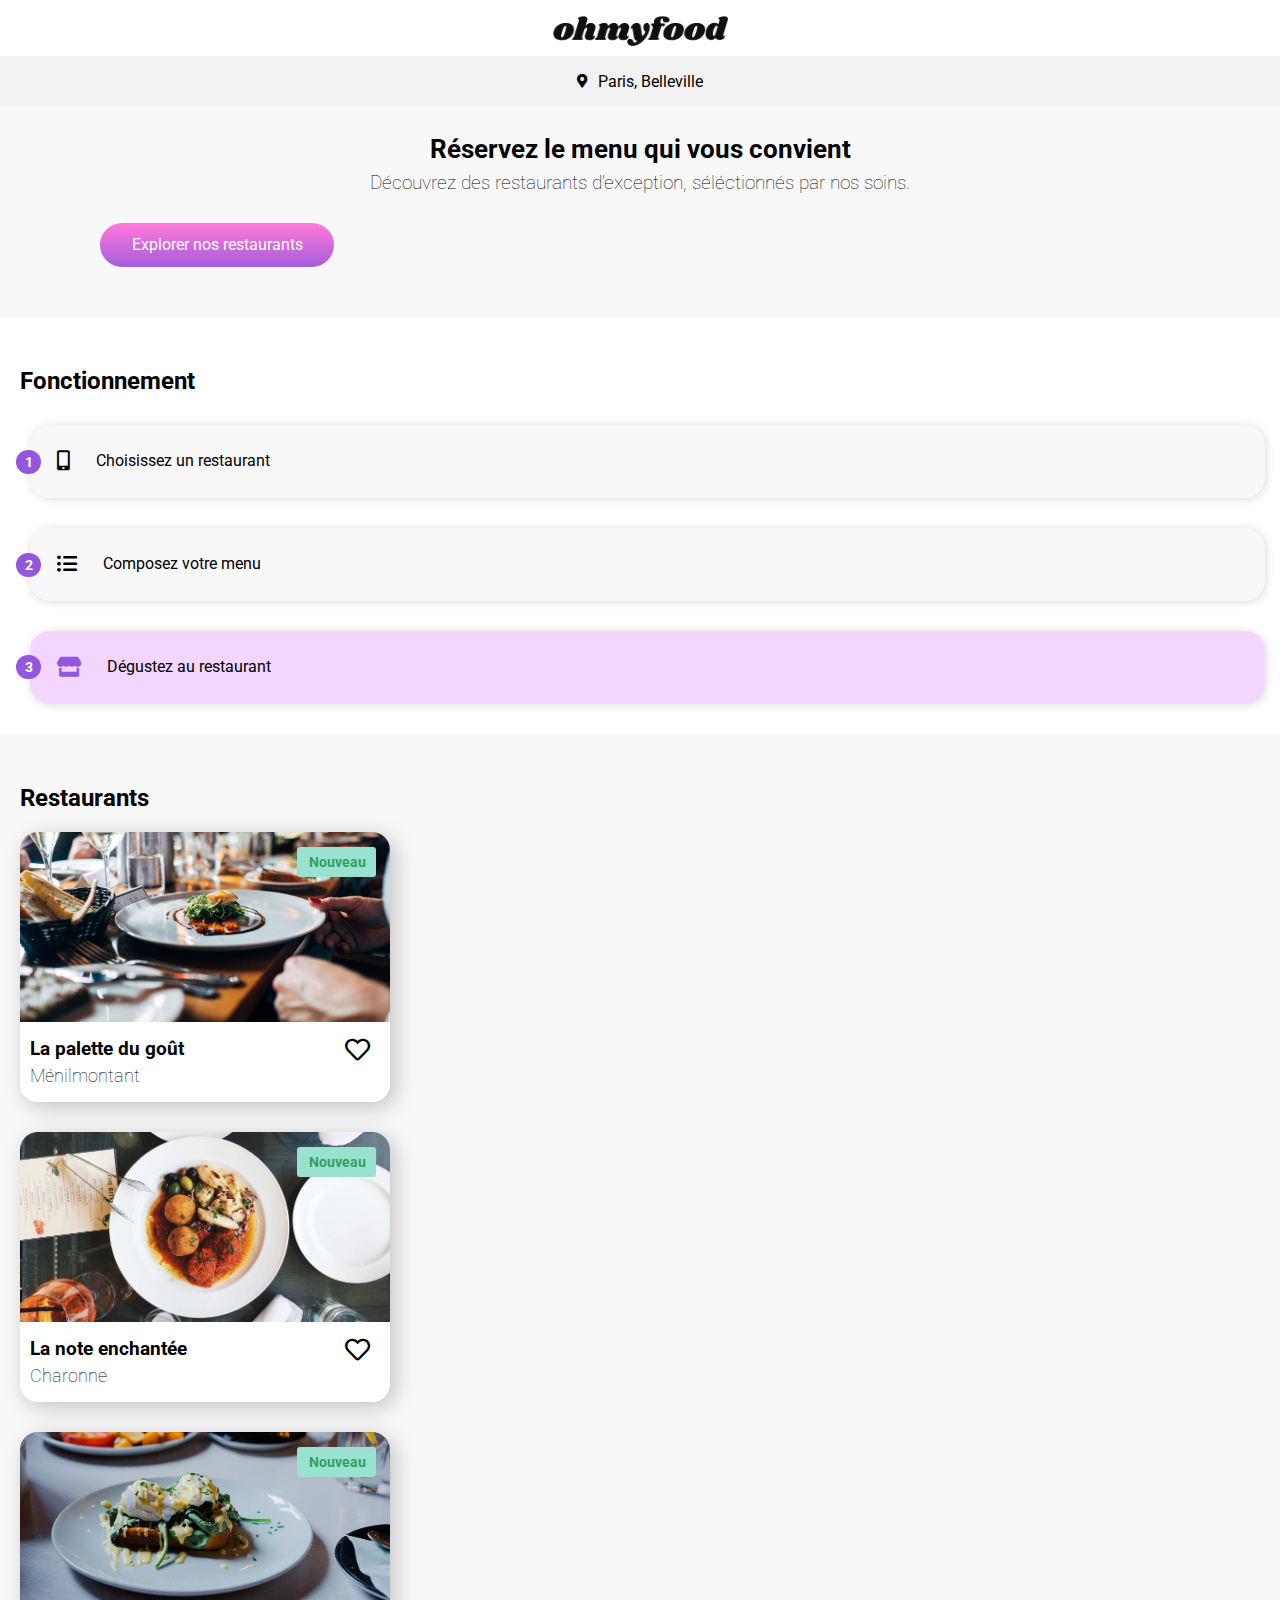
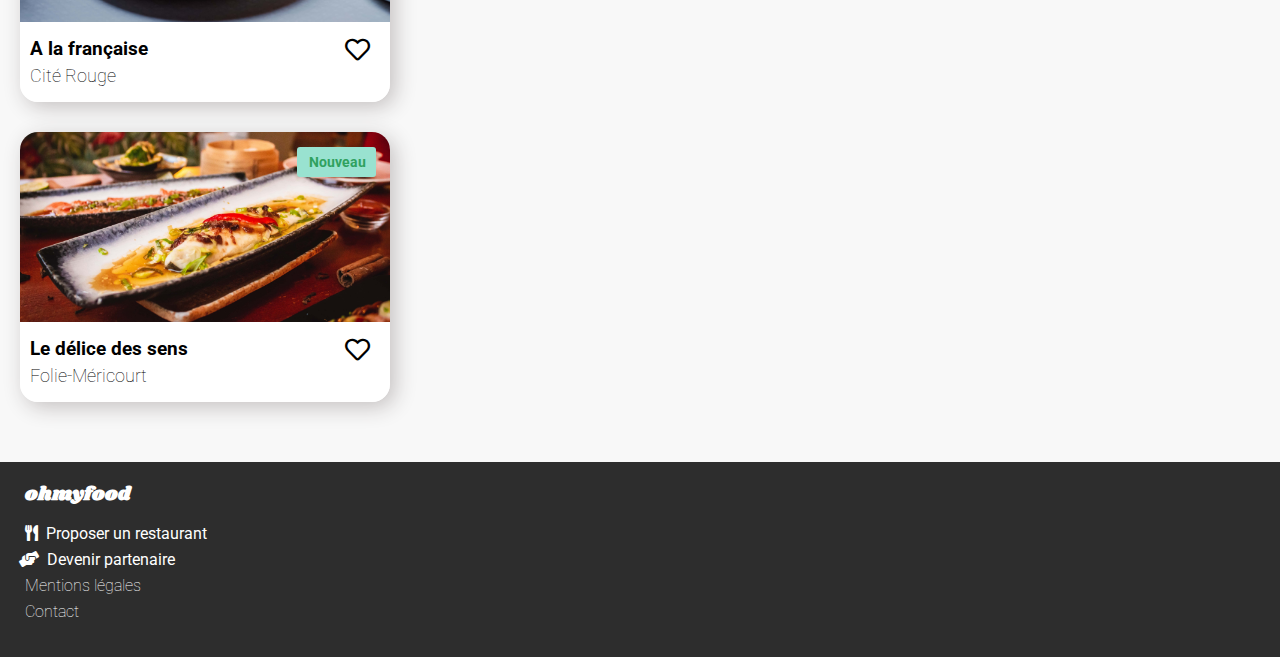
<file: index.html>
<!DOCTYPE html>
<html lang="fr">
        <head>
            <meta charset="UTF-8" />
            <meta name="viewport" content="width=device-width, initial-scale=1.0" />
            <link rel="stylesheet" href="assets/css/style.css" />
            <link rel="stylesheet" href="https://cdnjs.cloudflare.com/ajax/libs/font-awesome/5.14.0/css/all.min.css" />
            <link href="https://fonts.googleapis.com/css2?family=Roboto:wght@300;500&family=Shrikhand&display=swap" rel="stylesheet" />
            <title>OhMyFood</title>
        </head>

        <body>

             <header>
                 <figure>
                     <a href="index.html"><img src="assets/images/logo/ohmyfood.png" alt="logo" class="logo" ></a>
                 </figure>
             </header>

             <section class="welcome">
                 <div class="city">
                    <i class="fas fa-map-marker-alt fa-sm"></i>
                    <p>Paris, Belleville</p>
                 </div>
                 <div class="explore">
                     <h1>Réservez le menu qui vous convient</h1>
                     <p>Découvrez des restaurants d'exception, séléctionnés par nos soins.</p>
                     <a href="#restaurants_anchor" class="explore_button">Explorer nos restaurants</a>
                 </div>
             </section>

             <section class="how_is_work">
                 <h2>Fonctionnement</h2>
                 <div class="number_one">
                     <h3>1</h3>
                     <i class="fas fa-mobile-alt"></i>
                     <p>Choisissez un restaurant</p>
                 </div>
                 <div class="number_two">
                     <h3>2</h3>
                     <i class="fas fa-list-ul"></i>
                     <p>Composez votre menu</p>
                 </div>
                 <div class="number_three">
                     <h3>3</h3>
                     <i class="fas fa-store"></i>
                     <p>Dégustez au restaurant</p>
                 </div>
             </section>

             <section class="restaurants" id="restaurants_anchor">
                 <h2>Restaurants</h2>
                 <div class="restaurants_box">
                     <div class="restaurants_cards">
                         <figure>
                         <a href="menu_one.html"><img src="assets/images/restaurants/la_palette_du_gout.jpg" alt="La palette du goût" ></a>
                         </figure>
                         <h2>Nouveau</h2>
                         <h4>La palette du goût</h4>
                         <p>Ménilmontant</p>
                         <div class="heart">
                            <i class="far fa-heart"></i>
                         </div>
                     </div>
                     <div class="restaurants_cards">
                         <figure>
                         <a href="menu_two.html"><img src="assets/images/restaurants/la_note_enchantee.jpg" alt="La note enchantée" ></a>
                         </figure>
                         <h2>Nouveau</h2>
                         <h4>La note enchantée</h4>
                         <p>Charonne</p>
                         <div class="heart">
                            <i class="far fa-heart"></i>
                         </div>
                     </div>
                     <div class="restaurants_cards">
                         <figure>
                         <a href="menu_three.html"><img src="assets/images/restaurants/a_la_francaise.jpg" alt="A la française" ></a>
                         </figure>
                         <h2>Nouveau</h2>
                         <h4>A la française</h4>
                         <p>Cité Rouge</p>
                         <div class="heart">
                            <i class="far fa-heart"></i>
                         </div>
                     </div>
                     <div class="restaurants_cards">
                         <figure>
                         <a href="menu_four.html"><img src="assets/images/restaurants/le_delice_des_sens.jpg" alt="Le délice des sens" ></a>
                         </figure>
                         <h2>Nouveau</h2>
                         <h4>Le délice des sens</h4>
                         <p>Folie-Méricourt</p>
                         <div class="heart">
                            <i class="far fa-heart"></i>
                         </div>
                     </div>
                 </div>
             </section>

             <footer>
                 <div>
                     <div class="footer">
                         <h1>ohmyfood</h1>
                         <ul>
                            <li><i class="fas fa-utensils" id="forks"></i><a href="#">Proposer un restaurant</a></li>
                            <li><i class="fas fa-hands-helping" id="deal"></i><a href="#">Devenir partenaire</a></li>
                            <li><a href="#">Mentions légales</a></li>
                            <li><a href="#">Contact</a></li>
                         </ul>
                     </div>
                 </div>
             </footer>

        </body>
</html>
</file>
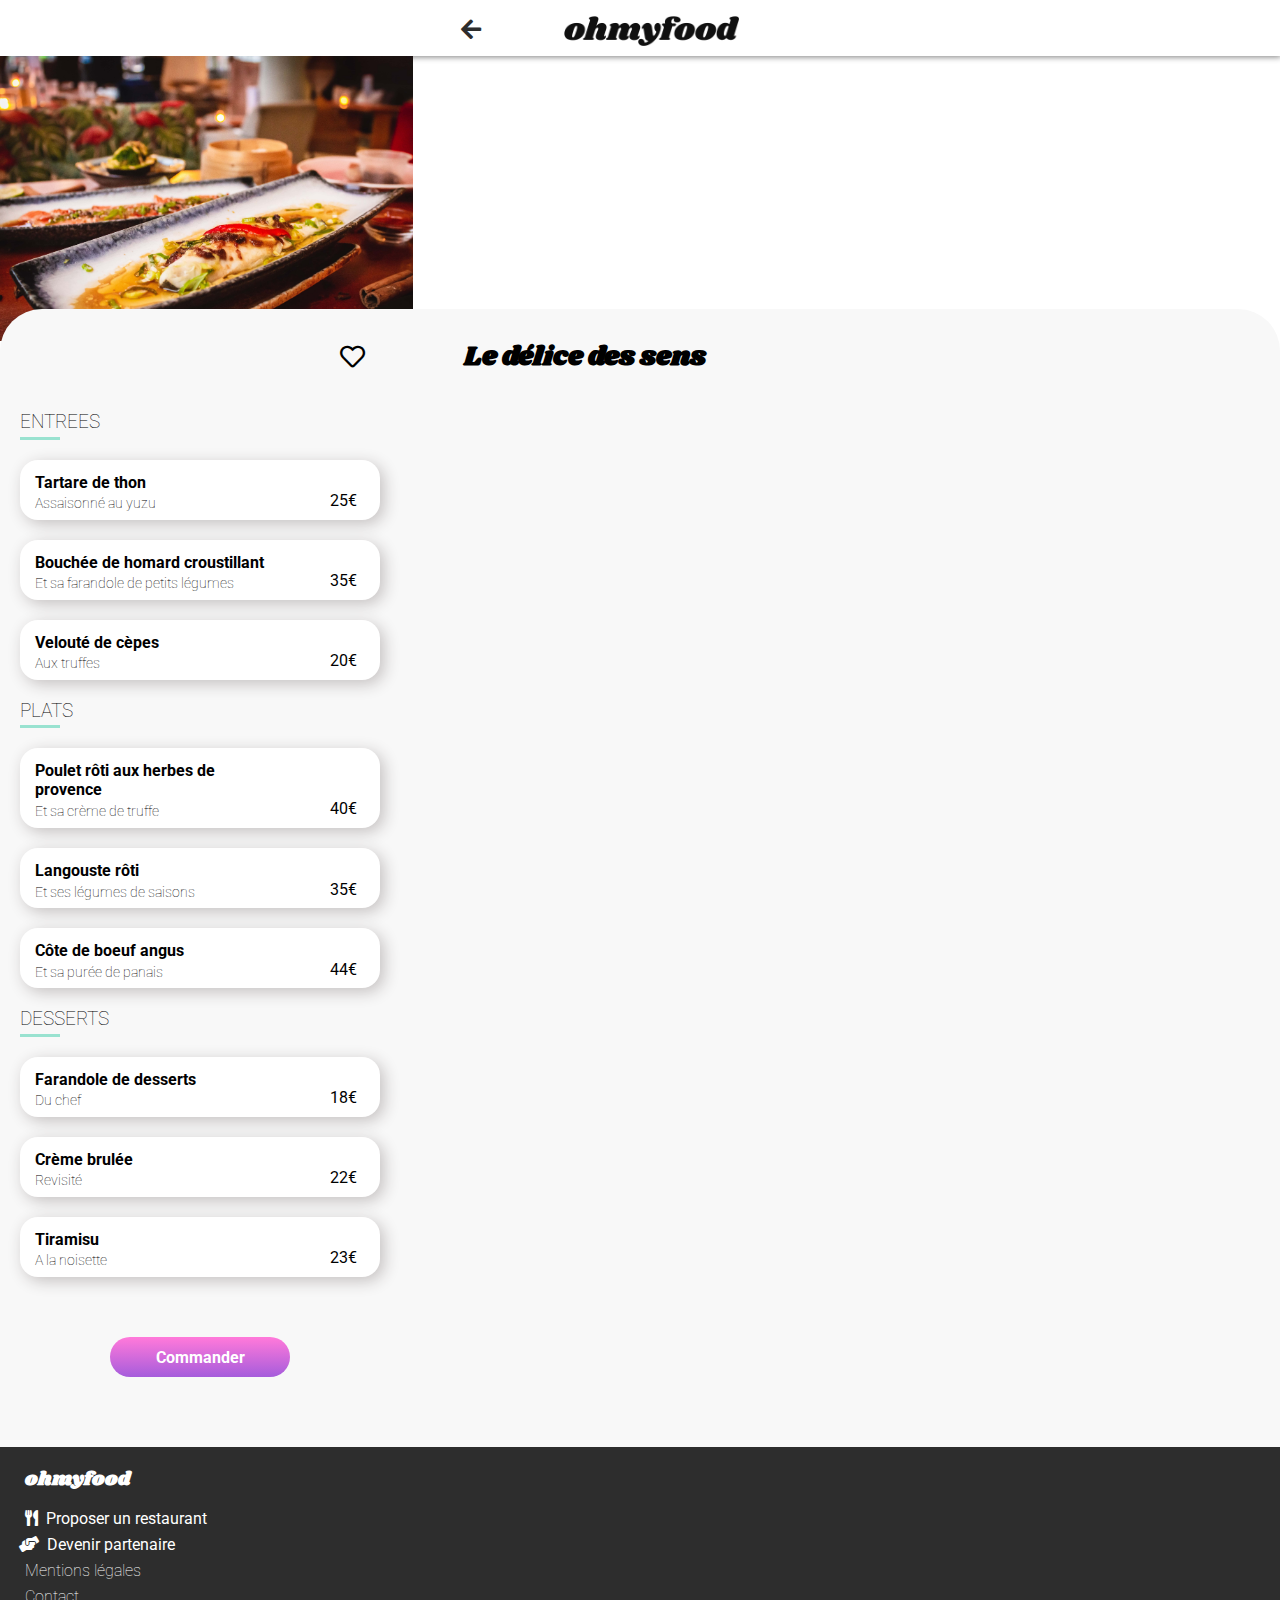
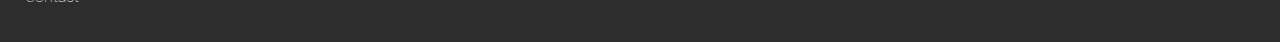
<file: menu_four.html>
<!DOCTYPE html>
<html lang="fr">
        <head>
            <meta charset="UTF-8" />
            <meta name="viewport" content="width=device-width, initial-scale=1.0" />
            <link rel="stylesheet" href="assets/css/style.css" />
            <link rel="stylesheet" href="https://cdnjs.cloudflare.com/ajax/libs/font-awesome/5.14.0/css/all.min.css" />
            <link href="https://fonts.googleapis.com/css2?family=Roboto:wght@300;500&family=Shrikhand&display=swap" rel="stylesheet" />
            <title>Le Délice des Sens</title>
        </head>

        <body>

            <header>
                <div class="arrow_return">
                    <a href="index.html#restaurants_anchor"><i class="fas fa-arrow-left"></i></a>
                    </div>
                <div class="logo">
                    <figure>
                        <img src="assets/images/logo/ohmyfood.png" alt="logo" >
                    </figure>
                </div>
            </header>

        <div class="container">

            <section class="welcome_image">
                <div class="restaurant_image">
                    <figure>
                        <img src="assets/images/restaurants/le_delice_des_sens_menu.jpg" alt="Image Restaurant" >
                    </figure>
                </div>
            </section>

            <section class="menu">
                <h2>Le délice des sens</h2>
                <div class="heart_menu">
                    <i class="far fa-heart"></i>
                </div>
                <div class="menu_cards">
                <div class="starters">
                    <h3>ENTREES</h3>
                    <div class="border"></div>
                    <div class="starters_cards">
                        <h4>Tartare de thon</h4>
                        <h5>Assaisonné au yuzu</h5>
                        <p>25€</p>
                    </div>
                    <div class="starters_cards">
                        <h4>Bouchée de homard croustillant</h4>
                        <h5>Et sa farandole de petits légumes</h5>
                        <p>35€</p>
                    </div>
                    <div class="starters_cards">
                        <h4>Velouté de cèpes</h4>
                        <h5>Aux truffes</h5>
                        <p>20€</p>
                    </div>
                </div>
                <div class="dishes">
                    <h3>PLATS</h3>
                    <div class="border"></div>
                    <div class="dishes_cards_bigger">
                        <h4>Poulet rôti aux herbes de provence</h4>
                        <h5>Et sa crème de truffe</h5>
                        <p>40€</p>
                    </div>
                    <div class="dishes_cards">
                        <h4>Langouste rôti</h4>
                        <h5>Et ses légumes de saisons</h5>
                        <p>35€</p>
                    </div>
                    <div class="dishes_cards">
                        <h4>Côte de boeuf angus</h4>
                        <h5>Et sa purée de panais</h5>
                        <p>44€</p>
                    </div>
                </div>
                <div class="desserts">
                    <h3>DESSERTS</h3>
                    <div class="border"></div>
                    <div class="desserts_cards">
                        <h4>Farandole de desserts</h4>
                        <h5>Du chef</h5>
                        <p>18€</p>
                    </div>
                    <div class="desserts_cards">
                        <h4>Crème brulée</h4>
                        <h5>Revisité</h5>
                        <p>22€</p>
                    </div>
                    <div class="desserts_cards">
                        <h4>Tiramisu</h4>
                        <h5>A la noisette</h5>
                        <p>23€</p>
                    </div>
                </div>
                </div>
            </section>

            <aside>
                <div class="order_button">
                    <h5>Commander</h5>
                </div>
            </aside>

        </div>

        <footer>
            <div>
                <div class="footer">
                    <h1>ohmyfood</h1>
                    <ul>
                       <li><i class="fas fa-utensils" id="forks"></i><a href="#">Proposer un restaurant</a></li>
                       <li><i class="fas fa-hands-helping" id="deal"></i><a href="#">Devenir partenaire</a></li>
                       <li><a href="#">Mentions légales</a></li>
                       <li><a href="#">Contact</a></li>
                    </ul>
                </div>
            </div>
        </footer>
            
        </body>
</html>
</file>
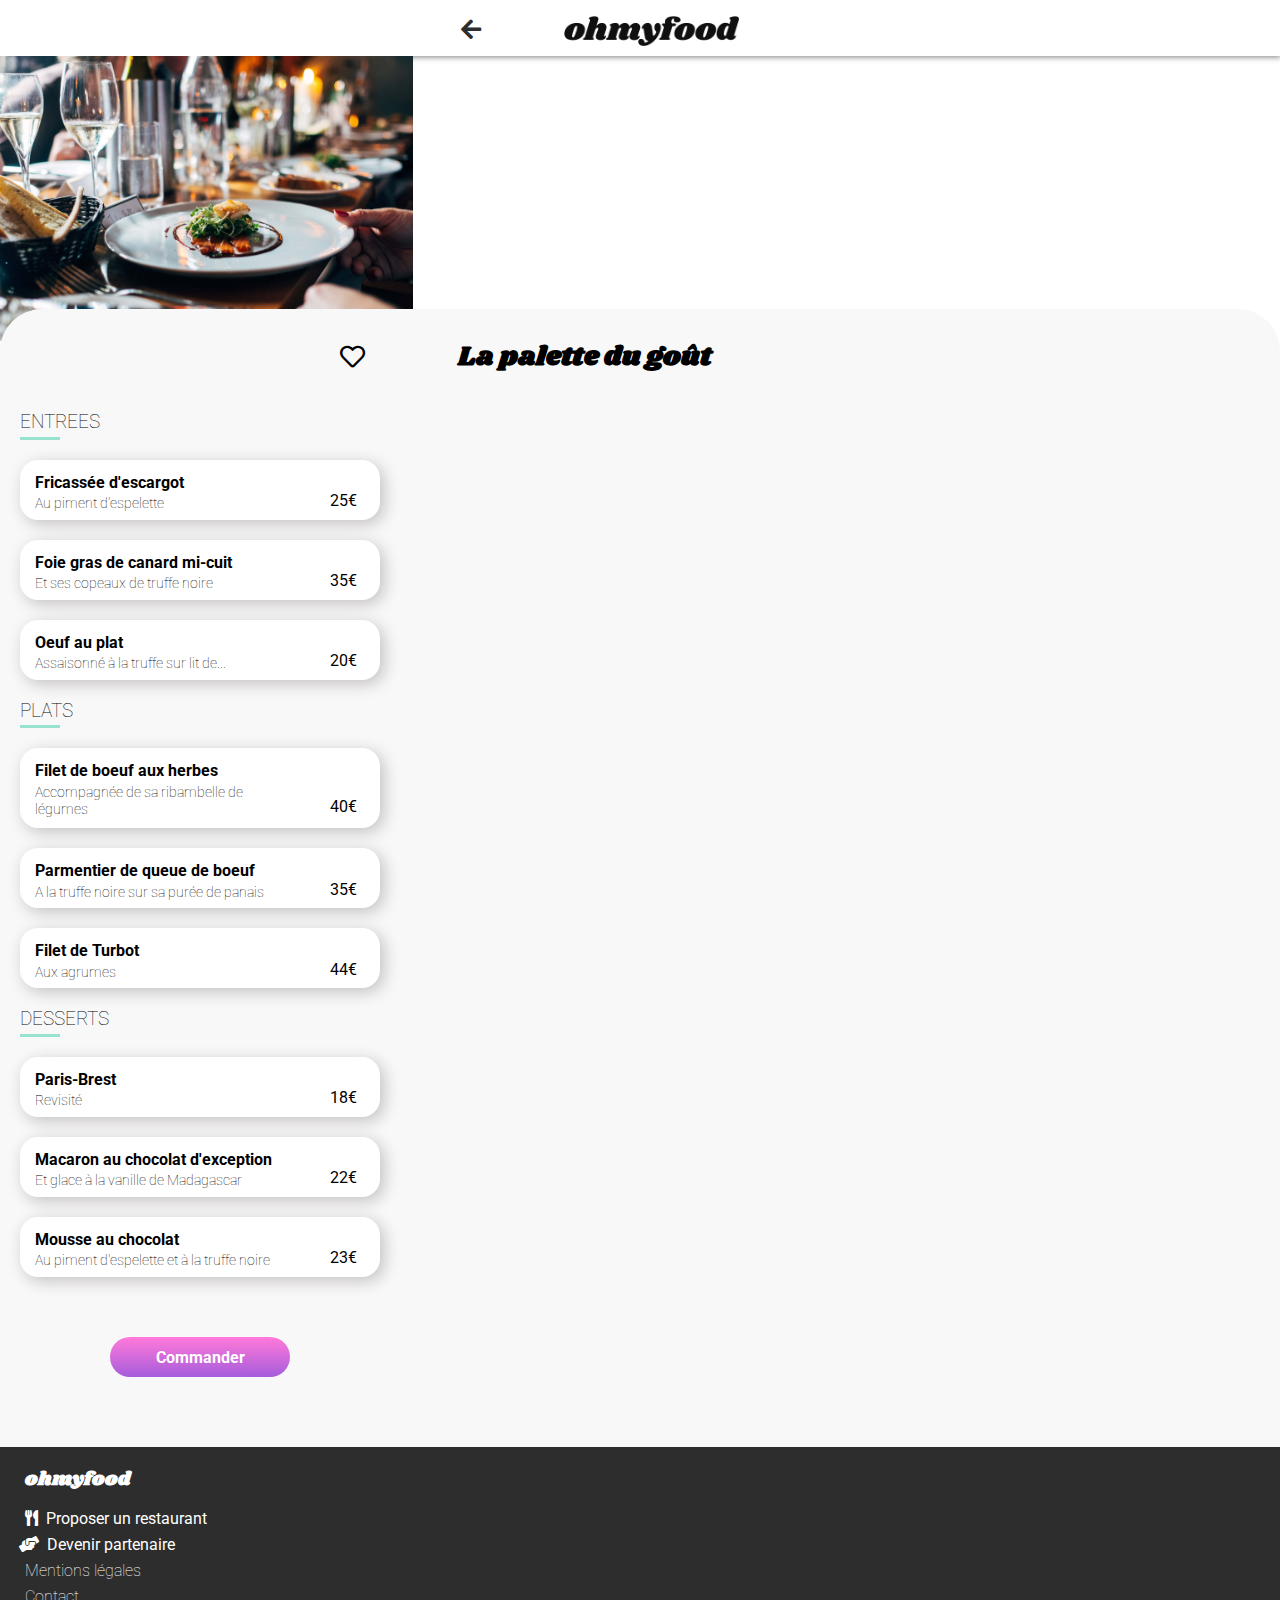
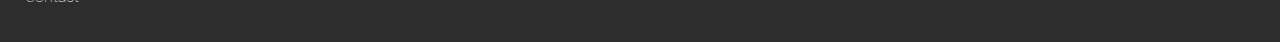
<file: menu_one.html>
<!DOCTYPE html>
<html lang="fr">
        <head>
            <meta charset="UTF-8" />
            <meta name="viewport" content="width=device-width, initial-scale=1.0" />
            <link rel="stylesheet" href="assets/css/style.css" />
            <link rel="stylesheet" href="https://cdnjs.cloudflare.com/ajax/libs/font-awesome/5.14.0/css/all.min.css" />
            <link href="https://fonts.googleapis.com/css2?family=Roboto:wght@300;500&family=Shrikhand&display=swap" rel="stylesheet" />
            <title>La Palette du Goût</title>
        </head>

        <body>

            <header>
                <div class="arrow_return">
                    <a href="index.html#restaurants_anchor"><i class="fas fa-arrow-left"></i></a>
                    </div>
                <div class="logo">
                    <figure>
                        <img src="assets/images/logo/ohmyfood.png" alt="logo" >
                    </figure>
                </div>
            </header>

        <div class="container">

            <section class="welcome_image">
                <div class="restaurant_image">
                    <figure>
                        <img src="assets/images/restaurants/la_palette_du_gout_menu.jpg" alt="Image Restaurant" >
                    </figure>
                </div>
            </section>

            <section class="menu">
                <h2>La palette du goût</h2>
                <div class="heart_menu">
                    <i class="far fa-heart"></i>
                </div>
                <div class="menu_cards">
                <div class="starters">
                    <h3>ENTREES</h3>
                    <div class="border"></div>
                    <div class="starters_cards">
                        <h4>Fricassée d'escargot</h4>
                        <h5>Au piment d'espelette</h5>
                        <p>25€</p>
                    </div>
                    <div class="starters_cards">
                        <h4>Foie gras de canard mi-cuit</h4>
                        <h5>Et ses copeaux de truffe noire</h5>
                        <p>35€</p>
                    </div>
                    <div class="starters_cards">
                        <h4>Oeuf au plat</h4>
                        <h5>Assaisonné à la truffe sur lit de...</h5>
                        <p>20€</p>
                    </div>
                </div>
                <div class="dishes">
                    <h3>PLATS</h3>
                    <div class="border"></div>
                    <div class="dishes_cards_bigger">
                        <h4>Filet de boeuf aux herbes</h4>
                        <h5>Accompagnée de sa ribambelle de légumes</h5>
                        <p>40€</p>
                    </div>
                    <div class="dishes_cards">
                        <h4>Parmentier de queue de boeuf</h4>
                        <h5>A la truffe noire sur sa purée de panais</h5>
                        <p>35€</p>
                    </div>
                    <div class="dishes_cards">
                        <h4>Filet de Turbot</h4>
                        <h5>Aux agrumes</h5>
                        <p>44€</p>
                    </div>
                </div>
                <div class="desserts">
                    <h3>DESSERTS</h3>
                    <div class="border"></div>
                    <div class="desserts_cards">
                        <h4>Paris-Brest</h4>
                        <h5>Revisité</h5>
                        <p>18€</p>
                    </div>
                    <div class="desserts_cards">
                        <h4>Macaron au chocolat d'exception</h4>
                        <h5>Et glace à la vanille de Madagascar</h5>
                        <p>22€</p>
                    </div>
                    <div class="desserts_cards">
                        <h4>Mousse au chocolat</h4>
                        <h5>Au piment d'espelette et à la truffe noire</h5>
                        <p>23€</p>
                    </div>
                </div>
                </div>
            </section>

            <aside>
                <div class="order_button">
                    <h5>Commander</h5>
                </div>
            </aside>

         </div>

            <footer>
                <div>
                    <div class="footer">
                        <h1>ohmyfood</h1>
                        <ul>
                           <li><i class="fas fa-utensils" id="forks"></i><a href="#">Proposer un restaurant</a></li>
                           <li><i class="fas fa-hands-helping" id="deal"></i><a href="#">Devenir partenaire</a></li>
                           <li><a href="#">Mentions légales</a></li>
                           <li><a href="#">Contact</a></li>
                        </ul>
                    </div>
                </div>
            </footer>
            
        </body>
</html>
</file>
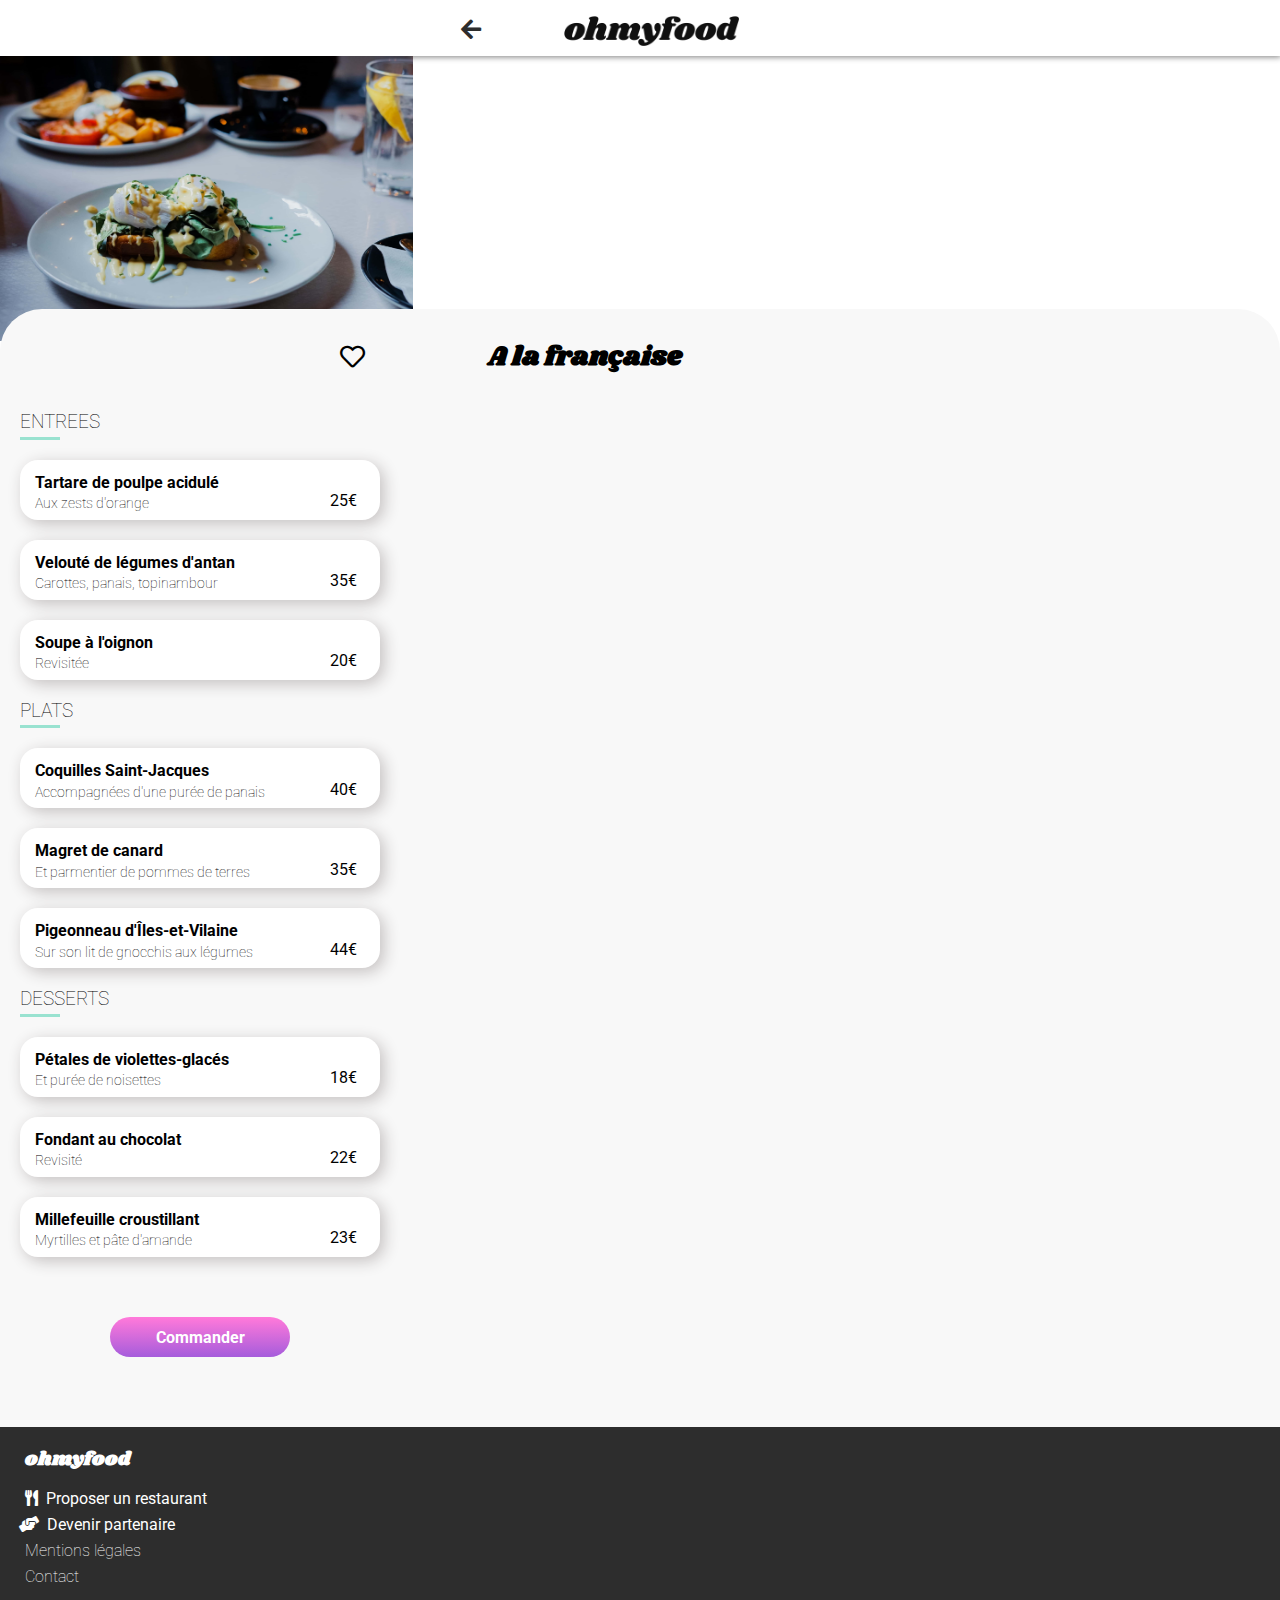
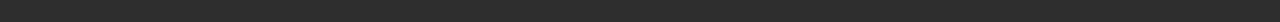
<file: menu_three.html>
<!DOCTYPE html>
<html lang="fr">
        <head>
            <meta charset="UTF-8" />
            <meta name="viewport" content="width=device-width, initial-scale=1.0" />
            <link rel="stylesheet" href="assets/css/style.css" />
            <link rel="stylesheet" href="https://cdnjs.cloudflare.com/ajax/libs/font-awesome/5.14.0/css/all.min.css" />
            <link href="https://fonts.googleapis.com/css2?family=Roboto:wght@300;500&family=Shrikhand&display=swap" rel="stylesheet" />
            <title>A La Française</title>
        </head>

        <body>

            <header>
                <div class="arrow_return">
                    <a href="index.html#restaurants_anchor"><i class="fas fa-arrow-left"></i></a>
                    </div>
                <div class="logo">
                    <figure>
                        <img src="assets/images/logo/ohmyfood.png" alt="logo" >
                    </figure>
                </div>
            </header>

        <div class="container">

            <section class="welcome_image">
                <div class="restaurant_image">
                    <figure>
                        <img src="assets/images/restaurants/a_la_francaise_menu.jpg" alt="Image Restaurant" >
                    </figure>
                </div>
            </section>

            <section class="menu">
                <h2>A la française</h2>
                <div class="heart_menu">
                    <i class="far fa-heart"></i>
                </div>
                <div class="menu_cards">
                <div class="starters">
                    <h3>ENTREES</h3>
                    <div class="border"></div>
                    <div class="starters_cards">
                        <h4>Tartare de poulpe acidulé</h4>
                        <h5>Aux zests d'orange</h5>
                        <p>25€</p>
                    </div>
                    <div class="starters_cards">
                        <h4>Velouté de légumes d'antan</h4>
                        <h5>Carottes, panais, topinambour</h5>
                        <p>35€</p>
                    </div>
                    <div class="starters_cards">
                        <h4>Soupe à l'oignon</h4>
                        <h5>Revisitée</h5>
                        <p>20€</p>
                    </div>
                </div>
                <div class="dishes">
                    <h3>PLATS</h3>
                    <div class="border"></div>
                    <div class="dishes_cards">
                        <h4>Coquilles Saint-Jacques</h4>
                        <h5>Accompagnées d'une purée de panais</h5>
                        <p>40€</p>
                    </div>
                    <div class="dishes_cards">
                        <h4>Magret de canard</h4>
                        <h5>Et parmentier de pommes de terres</h5>
                        <p>35€</p>
                    </div>
                    <div class="dishes_cards">
                        <h4>Pigeonneau d'Îles-et-Vilaine</h4>
                        <h5>Sur son lit de gnocchis aux légumes</h5>
                        <p>44€</p>
                    </div>
                </div>
                <div class="desserts">
                    <h3>DESSERTS</h3>
                    <div class="border"></div>
                    <div class="desserts_cards">
                        <h4>Pétales de violettes-glacés</h4>
                        <h5>Et purée de noisettes</h5>
                        <p>18€</p>
                    </div>
                    <div class="desserts_cards">
                        <h4>Fondant au chocolat</h4>
                        <h5>Revisité</h5>
                        <p>22€</p>
                    </div>
                    <div class="desserts_cards">
                        <h4>Millefeuille croustillant</h4>
                        <h5>Myrtilles et pâte d'amande</h5>
                        <p>23€</p>
                    </div>
                </div>
                </div>
            </section>

            <aside>
                <div class="order_button">
                    <h5>Commander</h5>
                </div>
            </aside>

        </div>

        <footer>
            <div>
                <div class="footer">
                    <h1>ohmyfood</h1>
                    <ul>
                       <li><i class="fas fa-utensils" id="forks"></i><a href="#">Proposer un restaurant</a></li>
                       <li><i class="fas fa-hands-helping" id="deal"></i><a href="#">Devenir partenaire</a></li>
                       <li><a href="#">Mentions légales</a></li>
                       <li><a href="#">Contact</a></li>
                    </ul>
                </div>
            </div>
        </footer>

        </body>
</html>
</file>
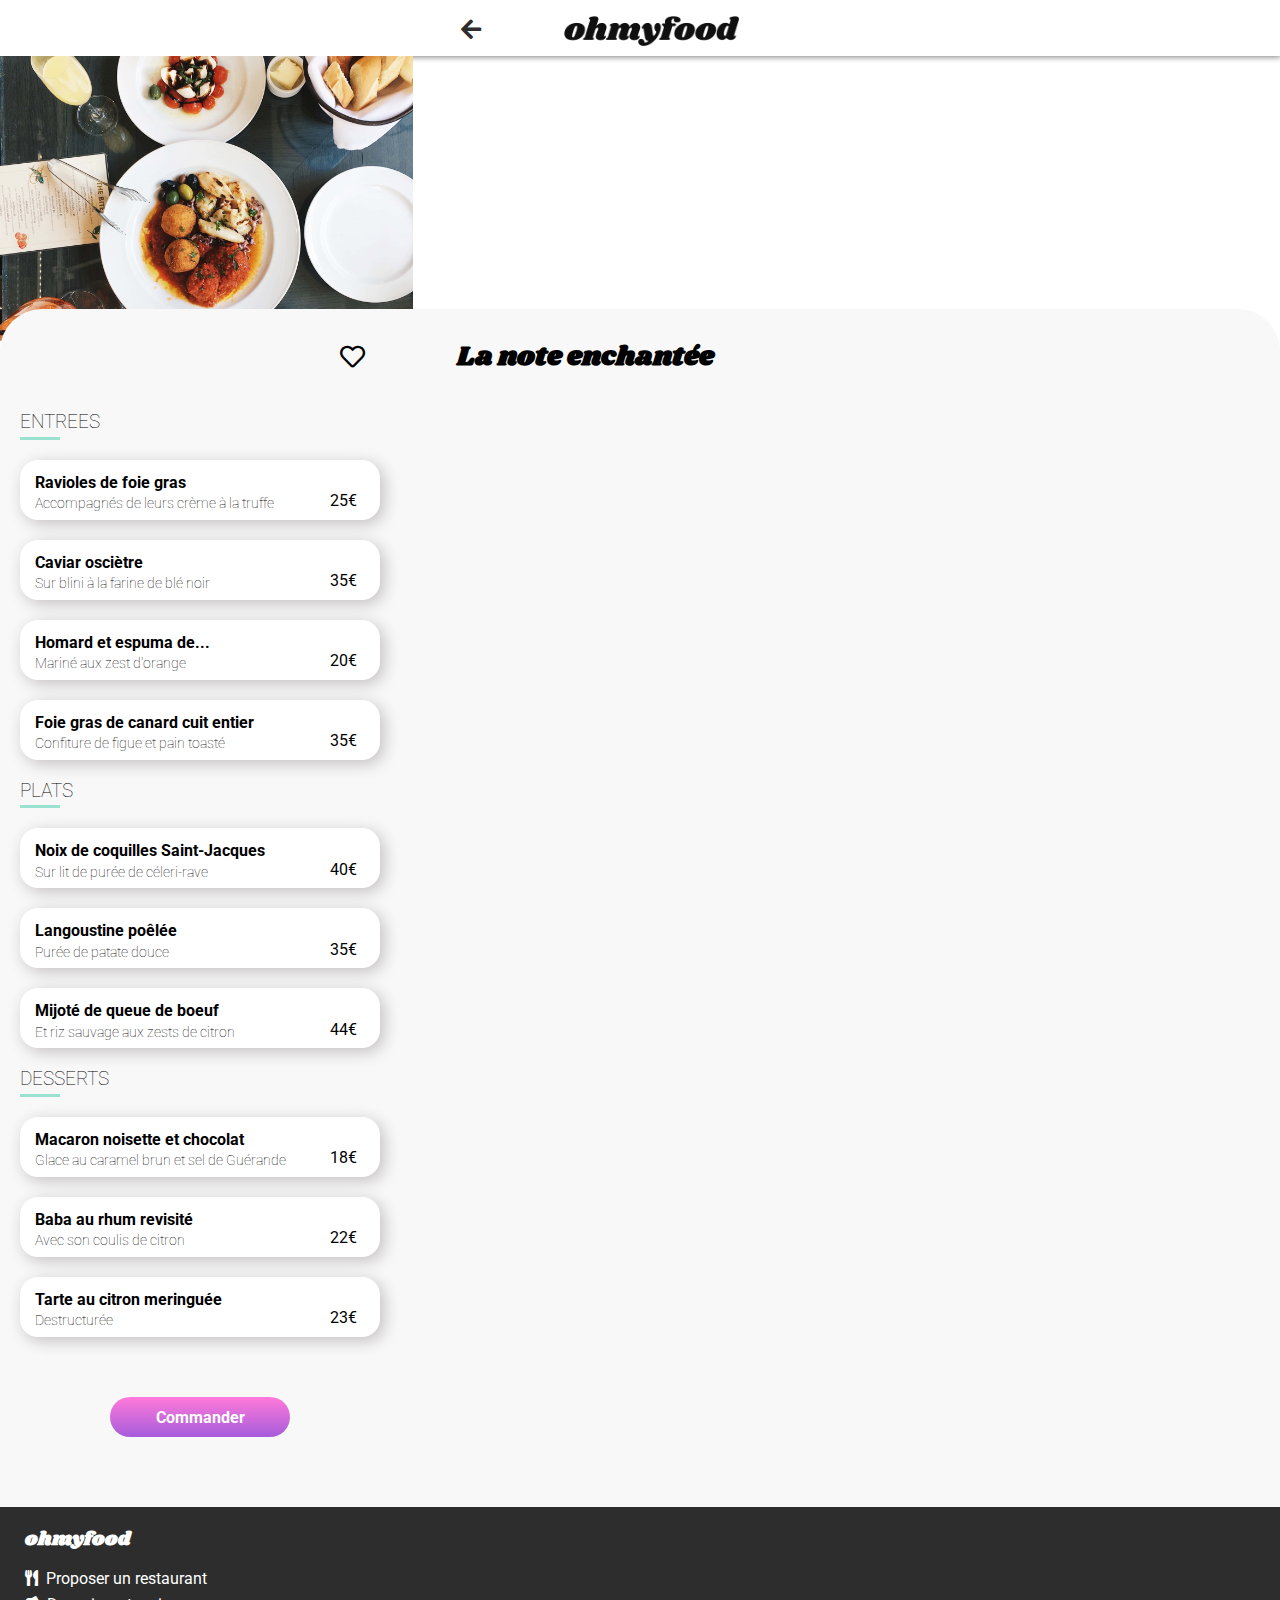
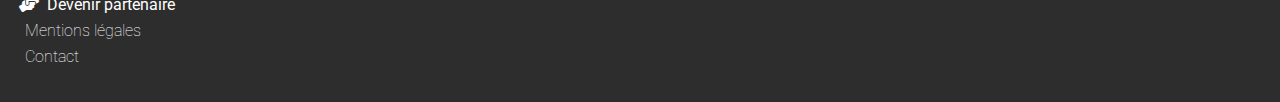
<file: menu_two.html>
<!DOCTYPE html>
<html lang="fr">
        <head>
            <meta charset="UTF-8" />
            <meta name="viewport" content="width=device-width, initial-scale=1.0" />
            <link rel="stylesheet" href="assets/css/style.css" />
            <link rel="stylesheet" href="https://cdnjs.cloudflare.com/ajax/libs/font-awesome/5.14.0/css/all.min.css" />
            <link href="https://fonts.googleapis.com/css2?family=Roboto:wght@300;500&family=Shrikhand&display=swap" rel="stylesheet" />
            <title>La Note Enchantée</title>
        </head>

        <body>

            <header>
                <div class="arrow_return">
                    <a href="index.html#restaurants_anchor"><i class="fas fa-arrow-left"></i></a>
                    </div>
                <div class="logo">
                    <figure>
                        <img src="assets/images/logo/ohmyfood.png" alt="logo" >
                    </figure>
                </div>
            </header>

        <div class="container">

            <section class="welcome_image">
                <div class="restaurant_image">
                    <figure>
                        <img src="assets/images/restaurants/la_note_enchantee_menu.jpg" alt="Image Restaurant" >
                    </figure>
                </div>
            </section>

            <section class="menu">
                <h2>La note enchantée</h2>
                <div class="heart_menu">
                    <i class="far fa-heart"></i>
                </div>
                <div class="menu_cards">
                <div class="starters">
                    <h3>ENTREES</h3>
                    <div class="border"></div>
                    <div class="starters_cards">
                        <h4>Ravioles de foie gras</h4>
                        <h5>Accompagnés de leurs crème à la truffe</h5>
                        <p>25€</p>
                    </div>
                    <div class="starters_cards">
                        <h4>Caviar osciètre</h4>
                        <h5>Sur blini à la farine de blé noir</h5>
                        <p>35€</p>
                    </div>
                    <div class="starters_cards">
                        <h4>Homard et espuma de...</h4>
                        <h5>Mariné aux zest d'orange</h5>
                        <p>20€</p>
                    </div>
                    <div class="starters_cards">
                        <h4>Foie gras de canard cuit entier</h4>
                        <h5>Confiture de figue et pain toasté</h5>
                        <p>35€</p>
                    </div>
                </div>
                <div class="dishes">
                    <h3>PLATS</h3>
                    <div class="border"></div>
                    <div class="dishes_cards">
                        <h4>Noix de coquilles Saint-Jacques</h4>
                        <h5>Sur lit de purée de céleri-rave</h5>
                        <p>40€</p>
                    </div>
                    <div class="dishes_cards">
                        <h4>Langoustine poêlée</h4>
                        <h5>Purée de patate douce</h5>
                        <p>35€</p>
                    </div>
                    <div class="dishes_cards">
                        <h4>Mijoté de queue de boeuf</h4>
                        <h5>Et riz sauvage aux zests de citron</h5>
                        <p>44€</p>
                    </div>
                </div>
                <div class="desserts">
                    <h3>DESSERTS</h3>
                    <div class="border"></div>
                    <div class="desserts_cards">
                        <h4>Macaron noisette et chocolat</h4>
                        <h5>Glace au caramel brun et sel de Guérande</h5>
                        <p>18€</p>
                    </div>
                    <div class="desserts_cards">
                        <h4>Baba au rhum revisité</h4>
                        <h5>Avec son coulis de citron</h5>
                        <p>22€</p>
                    </div>
                    <div class="desserts_cards">
                        <h4>Tarte au citron meringuée</h4>
                        <h5>Destructurée</h5>
                        <p>23€</p>
                    </div>
                </div>
                </div>
            </section>

            <aside>
                <div class="order_button">
                    <h5>Commander</h5>
                </div>
            </aside>

        </div>

        <footer>
            <div>
                <div class="footer">
                    <h1>ohmyfood</h1>
                    <ul>
                       <li><i class="fas fa-utensils" id="forks"></i><a href="#">Proposer un restaurant</a></li>
                       <li><i class="fas fa-hands-helping" id="deal"></i><a href="#">Devenir partenaire</a></li>
                       <li><a href="#">Mentions légales</a></li>
                       <li><a href="#">Contact</a></li>
                    </ul>
                </div>
            </div>
        </footer>

        </body>
</html>
</file>
<file: assets/css/style.css>
html, body
{
    width: auto;
    height: auto;
    margin: auto;
}

/* HEADER -------------------------------------------------------------*/

header
{
    width: auto;
    height: auto;
    display: flex;
    justify-content: center;  
    box-shadow: 1px 1px 6px grey;
}
header img
{
    width: 175px;
    height: 30px;
    margin-bottom: -10px;
}

/* HEADER MENU PAGES-------------------------------------------------------------*/

.arrow_return
{
    font-size: 23px;
    margin-left: -40px;
    padding-right: 43px;
    padding-top: 18px;
}
.arrow_return a
{
    text-decoration: none;
    color: rgb(45, 45, 45);
}

/* SECTION WELCOME -------------------------------------------------------------*/

.welcome
{
    font-family: 'Roboto', sans-serif;
}
.city
{
    display: flex;
    flex-direction: row;
    justify-content: center;
    background-color: #F2F2F2;
}
.city i
{
    padding-top: 18px;
}
.city p
{
    padding-left: 10px;

}
.explore
{
    display: flex;
    flex-direction: column;
    padding-bottom: 50px;
    background-color: rgb(248, 248, 248);
}
.explore h1
{
    text-align: center;
    padding: 10px 40px 0 40px;
    font-size: 1.6em;
}
.explore p
{
    text-align: center;
    font-weight: lighter;
    margin-top: -10px;
    padding: 0 20px 10px 20px;
    font-size: 1.2em;
}
.explore a
{
    text-decoration: none;
}
.explore_button
{
    width: 210px;
    height: 20px;
    margin: 0 80px 0 100px;
    padding: 12px;
    border-radius: 22px;
    text-align: center;
    color: white;
    background: linear-gradient(to bottom, #FF79DA 2%, #9356DC  120%);
}

/* SECTION HOW_IS_WORK -------------------------------------------------------------*/

.how_is_work
{
    font-family: "Roboto", sans-serif;
    padding: 10px 15px 30px 30px;
    background-color: white;
}
h2
{
    margin-left: -30px;
    padding: 20px 0 0 20px;
}
.number_one, .number_two
{
    display: flex;
    padding: 10px 0 10px 0;
    margin-top: 30px;
    background-color: rgb(248, 248, 248);
    border-radius: 20px;
    box-shadow: 1px 1px 10px #dadada;
}
.number_one h3, .number_two h3, .number_three h3
{
    width: 25px;
    height: 18px;
    padding: 4px 0 2px 0;
    margin-left: -14px;
    font-size: 0.9em;
    font-weight: bold;
    text-align: center;
    background-color: #9356DC;
    color: white;
    border-radius: 15px;
}
.number_one i, .number_two i, .number_three i
{
    padding: 16px;
    font-size: 20px;
}
.number_one p, .number_two p, .number_three p
{
    padding-left: 10px;
}
.number_three
{
    display: flex;
    padding: 10px 0 10px 0;
    margin-top: 30px;
    background-color: #f2d6ff;
    border-radius: 20px;
    box-shadow: 1px 1px 10px #dadada;
}
.number_three i
{
    color: #9356DC;
}

/* SECTION RESTAURANTS -------------------------------------------------------------*/

.restaurants
{
    font-family: "Roboto", sans-serif;
    padding: 10px 0 30px 30px;
    background-color: rgb(248, 248, 248);
}
.restaurants_box
{
    display: flex;
    flex-direction: column;
    margin-left: -10px;
}
.restaurants_cards
{
    display: flex;
    flex-direction: column;
    width: 370px;
    height: 300px;
}
.restaurants_cards img
{
    width: 370px;
    height: 190px;
    margin: -16px 0 0 -40px;
    border-bottom: 80px solid white;
    border-radius: 18px;
    box-shadow: 5px 5px 21px #c4c0c0;
}
.restaurants_cards h2
{
    width: 60px;
    height: 1px;
    font-size: 0.9em;
    font-weight: bold;
    margin: -275px 0 0 277px;
    padding: 7px 7px 22px 12px;
    color: #30a15f;
    background-color: #99E2D0;
    border-radius: 3px;
}
.restaurants_cards h4
{
    font-size: 1.2em;
    padding: 135px 0 0 10px;
}
.restaurants_cards p
{
    font-size: 1.1em;
    font-weight: lighter;
    margin: -20px 0 0 10px;
}
.heart
{
    font-size: 25px;
    margin: -50px 0 0 325px;
}

/* SECTION MENU -------------------------------------------------------------*/

.container
{
    display: flex;
    flex-direction: column;
}
.restaurant_image img
{
    width: 413px;
    height: 285px;
    margin: -16px 0 0 -40px;
}
.menu
{
    background-color: rgb(248, 248, 248);
    margin-top: -52px;
    border-top-left-radius: 42px;
    border-top-right-radius: 42px;
}
.menu h2
{
    text-align: center;
    padding: 5px 80px 0 0;
    font-family: 'Shrikhand', cursive;
    font-size: 1.7em;
}
.heart_menu
{
    margin: -55px 0 0 340px;
    font-size: 25px;
}

/* STARTERS, DISHES, DESSERTS -------------------------------------------------------------*/

.menu_cards
{
    font-family: "Roboto", sans-serif;
    padding: 20px 0 0 20px;
}
.menu_cards h3
{
    font-weight: lighter;
}
.border
{
    border-bottom: 3px solid #99E2D0;
    width: 40px;
    margin-top: -15px;
}
.starters_cards, .dishes_cards, .desserts_cards
{
    display: flex;
    flex-direction: column;
    width: 360px;
    height: 60px;
    background-color: white;
    border-radius: 18px;
    box-shadow: 4px 4px 16px #c4c0c0;
    margin: 20px 0 20px 0;
}
.starters h4, .dishes h4, .desserts h4
{
    padding: 0 0 0 15px;
    margin-top: 13px;
}
.starters h5, .dishes h5, .desserts h5
{
    margin: -18px 0 0 15px;
    font-size: 0.9em;
    font-weight: lighter;
}
.starters p, .dishes p, .desserts p
{
    padding-left: 310px;
    margin-top: -21px;
}
.dishes_cards_bigger
{
    display: flex;
    flex-direction: column;
    width: 360px;
    height: 80px;
    background-color: white;
    border-radius: 18px;
    box-shadow: 4px 4px 16px #c4c0c0;
    margin: 20px 0 20px 0;
}
.dishes_cards_bigger h4
{
    padding-right: 100px;
}
.dishes_cards_bigger h5
{
    padding-right: 100px;
}

/* ORDER BUTTON MENU PAGES -------------------------------------------------------------*/

aside
{
    font-family: "Roboto", sans-serif;
    background-color: rgb(248, 248, 248);
    padding-bottom: 30px;
}
.order_button
{
    width: 160px;
    height: 20px;
    margin: 40px 80px 40px 110px;
    padding: 10px;
    border-radius: 22px;
    text-align: center;
    color: white;
    background: linear-gradient(to bottom, #FF79DA 2%, #9356DC  120%);
}
.order_button h5
{
    margin-top: 1px;
    font-size: 1em;
    font-weight: bolder;
}
/* FOOTER -------------------------------------------------------------*/

footer
{
    width: auto;
    height: auto;
    background-color: rgb(45, 45, 45);
    padding: 20px 20px 20px 0;
    color: white;
    display: flex;
}
.footer h1
{
    font-size: 1.2em;
    margin-top: -2px;
    padding: 0 10px 0 25px;
    font-family: 'Shrikhand', cursive;
}
.footer ul
{
    list-style-type: none;
    font-family: "Roboto", sans-serif;
}
.footer li
{
    margin: 7px 0 7px -15px;
}
.footer li:nth-child(3), .footer li:nth-child(4)
{
    font-weight: lighter;
}
.footer a
{
    text-decoration: none;
    color: white;
}
#forks, #deal
{
    padding-right: 8px;
    font-weight: bold;
}
#deal
{
    margin-left: -6px;
}
</file>
